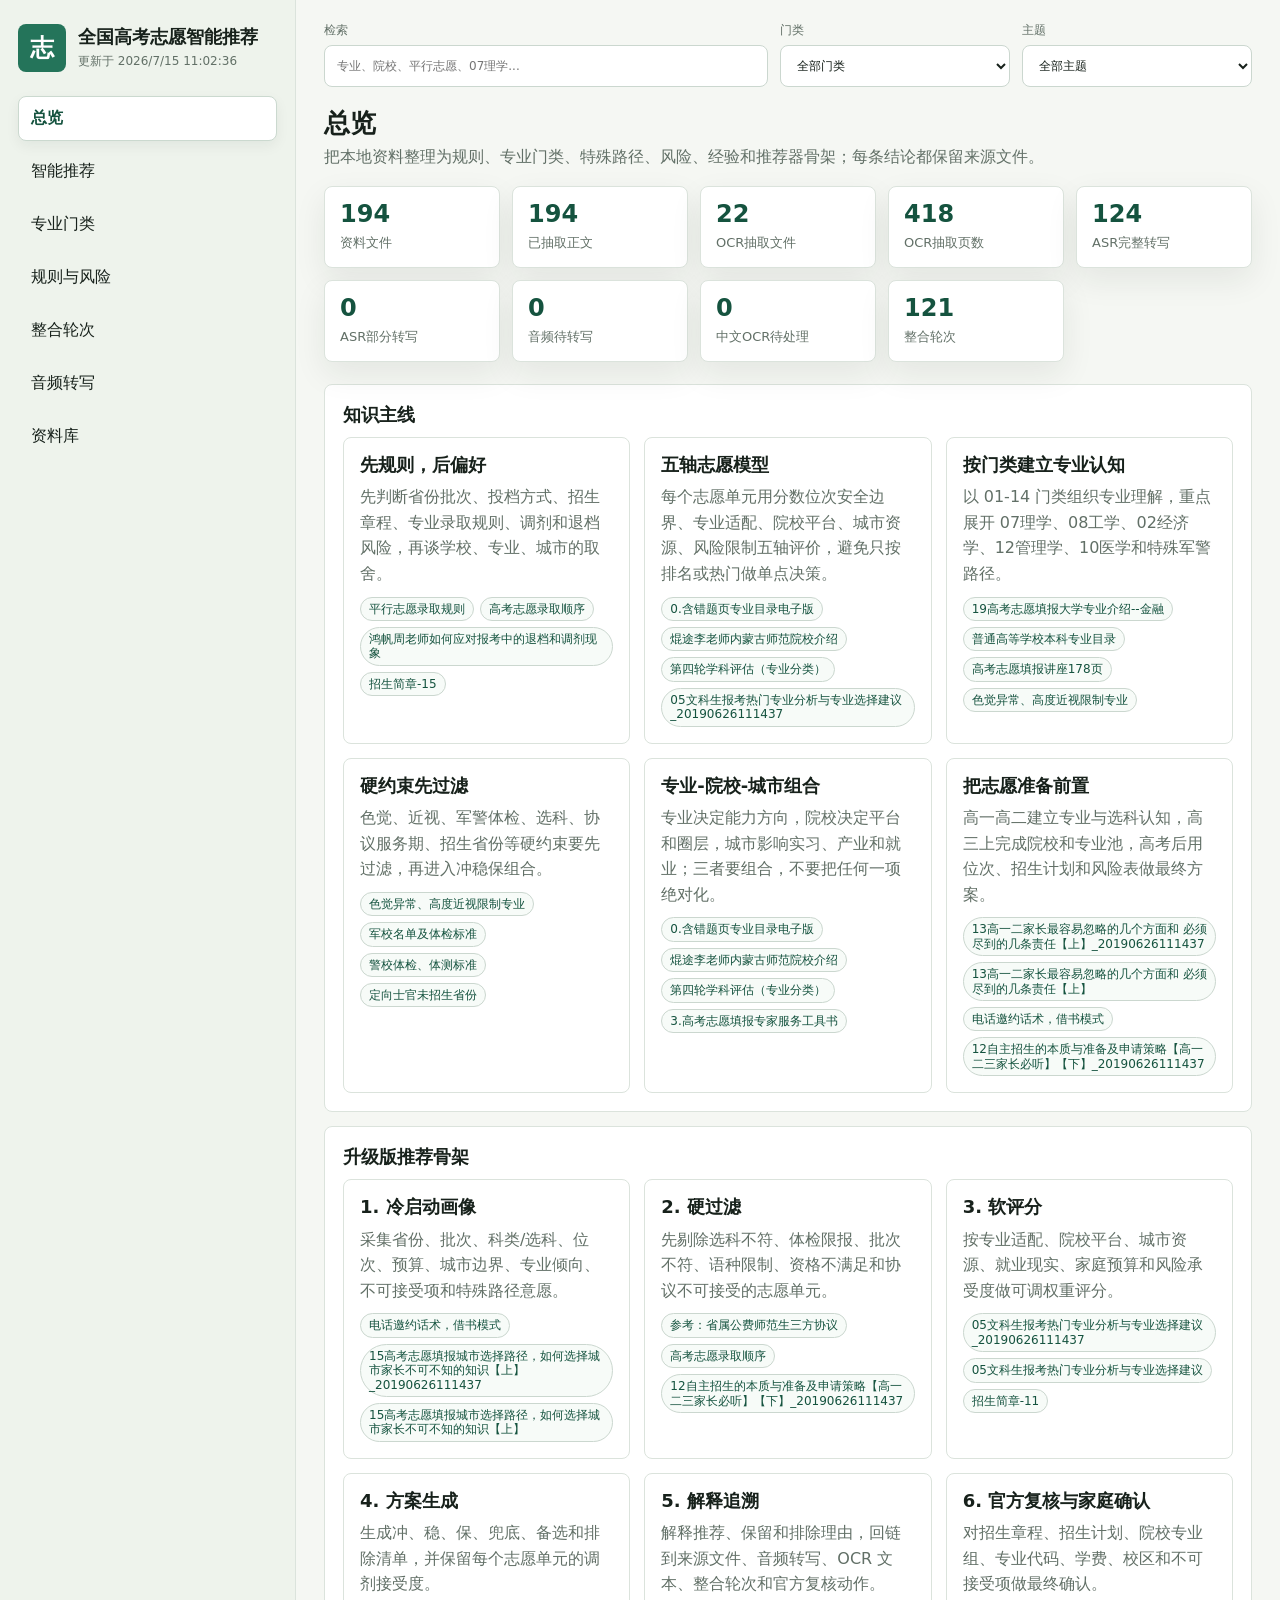
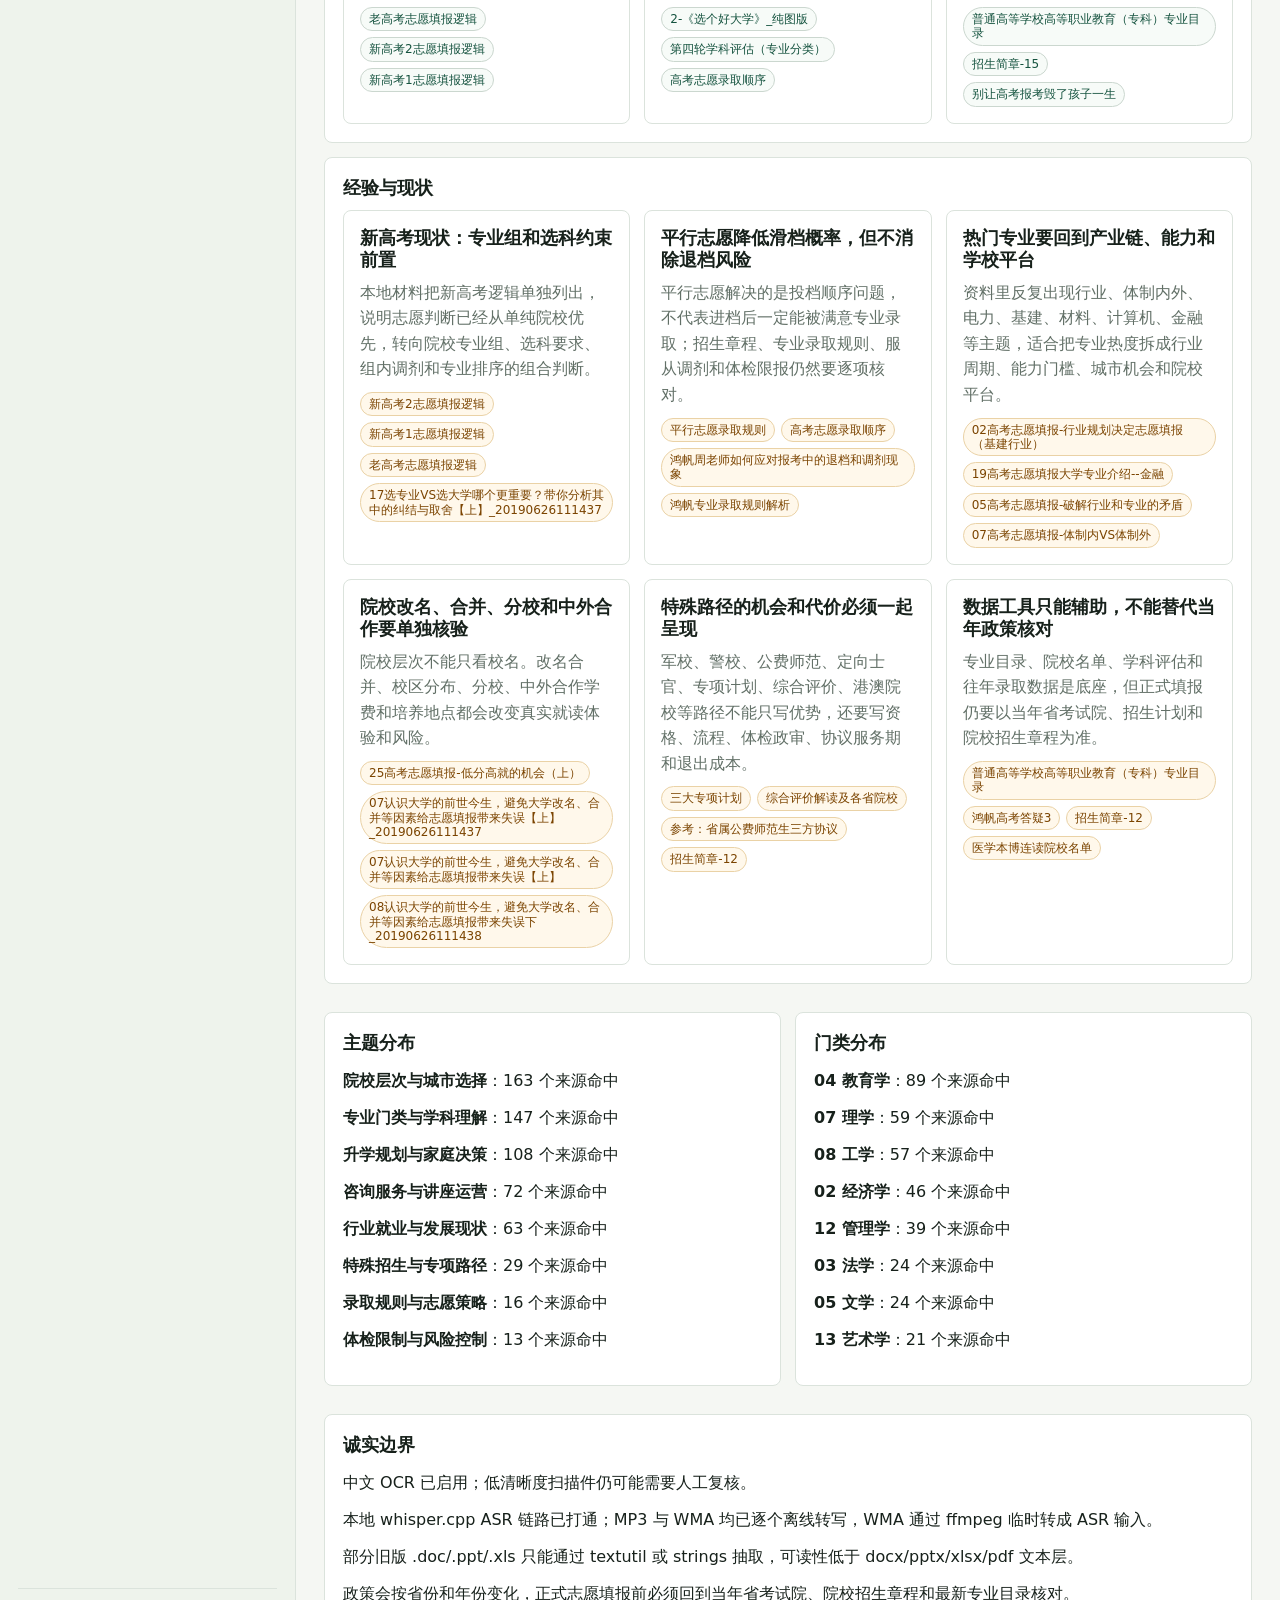
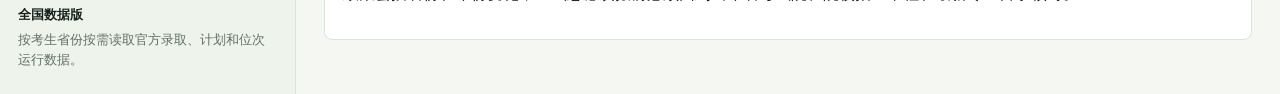
<file: site/index.html>
<!doctype html>
<html lang="zh-CN">
  <head>
    <meta charset="utf-8" />
    <meta name="viewport" content="width=device-width, initial-scale=1" />
    <title>全国高考志愿智能推荐</title>
    <link rel="stylesheet" href="./assets/styles.css" />
  </head>
  <body>
    <div class="app-shell">
      <aside class="sidebar">
        <div class="brand">
          <div class="brand-mark">志</div>
          <div>
            <h1>全国高考志愿智能推荐</h1>
            <p id="generatedAt">正在载入资料</p>
          </div>
        </div>
        <nav class="nav" aria-label="主导航">
          <button class="nav-btn active" data-view="overview">总览</button>
          <button class="nav-btn" data-view="recommend">智能推荐</button>
          <button class="nav-btn" data-view="disciplines">专业门类</button>
          <button class="nav-btn" data-view="rules">规则与风险</button>
          <button class="nav-btn" data-view="rounds">整合轮次</button>
          <button class="nav-btn" data-view="audio">音频转写</button>
          <button class="nav-btn" data-view="sources">资料库</button>
        </nav>
        <div class="sidebar-note">
          <strong>全国数据版</strong>
          <span>按考生省份按需读取官方录取、计划和位次运行数据。</span>
        </div>
      </aside>

      <main class="main">
        <section class="toolbar" aria-label="检索和筛选">
          <label class="search-box">
            <span>检索</span>
            <input id="searchInput" type="search" placeholder="专业、院校、平行志愿、07理学..." />
          </label>
          <label class="select-box">
            <span>门类</span>
            <select id="disciplineFilter">
              <option value="">全部门类</option>
            </select>
          </label>
          <label class="select-box">
            <span>主题</span>
            <select id="domainFilter">
              <option value="">全部主题</option>
            </select>
          </label>
        </section>

        <section id="view-overview" class="view active-view"></section>
        <section id="view-recommend" class="view"></section>
        <section id="view-disciplines" class="view"></section>
        <section id="view-rules" class="view"></section>
        <section id="view-rounds" class="view"></section>
        <section id="view-audio" class="view"></section>
        <section id="view-sources" class="view"></section>
      </main>
    </div>

    <template id="emptyTemplate">
      <div class="empty-state">
        <h2>没有匹配结果</h2>
        <p>换一个关键词，或者清空门类/主题筛选。</p>
      </div>
    </template>

    <script>
      window.__GAOKAO_RUNTIME_RELEASE_BASE__ = "./data/release-v3.275";
    </script>
    <script type="module" src="./assets/app.js?v=3.275.0"></script>
  </body>
</html>
</file>
<file: site/assets/styles.css>
:root {
  color-scheme: light;
  --ink: #17211b;
  --muted: #627067;
  --line: #dbe3dc;
  --panel: #ffffff;
  --page: #f5f7f3;
  --leaf: #24745a;
  --leaf-dark: #15533f;
  --gold: #b27416;
  --rose: #b34c52;
  --blue: #3b6f94;
  --shadow: 0 12px 32px rgba(23, 33, 27, 0.08);
  font-family: "Inter", "PingFang SC", "Microsoft YaHei", system-ui, sans-serif;
}

* {
  box-sizing: border-box;
}

body {
  margin: 0;
  background: var(--page);
  color: var(--ink);
  letter-spacing: 0;
}

button,
input,
select {
  font: inherit;
}

.app-shell {
  min-height: 100vh;
  display: grid;
  grid-template-columns: 296px minmax(0, 1fr);
}

.sidebar {
  min-height: 100vh;
  padding: 24px 18px;
  background: #eef3ec;
  border-right: 1px solid var(--line);
  display: flex;
  flex-direction: column;
  gap: 24px;
  position: sticky;
  top: 0;
}

.brand {
  display: grid;
  grid-template-columns: 48px minmax(0, 1fr);
  gap: 12px;
  align-items: center;
}

.brand-mark {
  width: 48px;
  height: 48px;
  display: grid;
  place-items: center;
  background: var(--leaf);
  color: #fff;
  border-radius: 8px;
  font-size: 24px;
  font-weight: 800;
}

.brand h1 {
  margin: 0;
  font-size: 18px;
  line-height: 1.25;
}

.brand p {
  margin: 5px 0 0;
  color: var(--muted);
  font-size: 12px;
  line-height: 1.4;
}

.nav {
  display: grid;
  gap: 8px;
}

.nav-btn {
  border: 1px solid transparent;
  border-radius: 8px;
  padding: 11px 12px;
  text-align: left;
  color: var(--ink);
  background: transparent;
  cursor: pointer;
}

.nav-btn:hover,
.nav-btn:focus-visible {
  border-color: var(--line);
  background: rgba(255, 255, 255, 0.68);
  outline: none;
}

.nav-btn.active {
  background: var(--panel);
  border-color: #cbd9cf;
  box-shadow: 0 5px 14px rgba(23, 33, 27, 0.06);
  color: var(--leaf-dark);
  font-weight: 700;
}

.sidebar-note {
  margin-top: auto;
  border-top: 1px solid var(--line);
  padding-top: 16px;
  color: var(--muted);
  font-size: 13px;
  line-height: 1.55;
  display: grid;
  gap: 5px;
}

.sidebar-note strong {
  color: var(--ink);
}

.main {
  min-width: 0;
  padding: 22px 28px 40px;
}

.toolbar {
  display: grid;
  grid-template-columns: minmax(220px, 1fr) minmax(160px, 230px) minmax(160px, 230px);
  gap: 12px;
  align-items: end;
  margin-bottom: 22px;
}

.search-box,
.select-box {
  display: grid;
  gap: 6px;
  color: var(--muted);
  font-size: 12px;
}

.search-box input,
.select-box select {
  width: 100%;
  border: 1px solid #cbd7cf;
  background: #fff;
  color: var(--ink);
  border-radius: 8px;
  min-height: 42px;
  padding: 0 12px;
}

.search-box input:focus,
.select-box select:focus {
  border-color: var(--leaf);
  box-shadow: 0 0 0 3px rgba(36, 116, 90, 0.16);
  outline: none;
}

.view {
  display: none;
}

.active-view {
  display: block;
}

.section-head {
  display: flex;
  align-items: end;
  justify-content: space-between;
  gap: 18px;
  margin: 6px 0 16px;
}

.section-head h2 {
  margin: 0;
  font-size: 26px;
  line-height: 1.15;
}

.section-head p {
  max-width: 760px;
  margin: 6px 0 0;
  color: var(--muted);
  line-height: 1.55;
}

.metric-grid {
  display: grid;
  grid-template-columns: repeat(auto-fit, minmax(150px, 1fr));
  gap: 12px;
  margin: 16px 0 22px;
}

.metric {
  background: var(--panel);
  border: 1px solid var(--line);
  border-radius: 8px;
  padding: 15px;
  box-shadow: var(--shadow);
}

.metric strong {
  display: block;
  font-size: 24px;
  line-height: 1;
  color: var(--leaf-dark);
}

.metric span {
  display: block;
  margin-top: 8px;
  color: var(--muted);
  font-size: 13px;
}

.band {
  background: var(--panel);
  border: 1px solid var(--line);
  border-radius: 8px;
  padding: 18px;
  margin: 14px 0;
}

.band h3 {
  margin: 0 0 10px;
  font-size: 18px;
}

.grid-2 {
  display: grid;
  grid-template-columns: repeat(2, minmax(0, 1fr));
  gap: 14px;
}

.grid-3 {
  display: grid;
  grid-template-columns: repeat(3, minmax(0, 1fr));
  gap: 14px;
}

.item-card {
  background: var(--panel);
  border: 1px solid var(--line);
  border-radius: 8px;
  padding: 16px;
  min-width: 0;
}

.item-card h3,
.item-card h4 {
  margin: 0 0 8px;
  line-height: 1.25;
}

.item-card p {
  margin: 0;
  color: var(--muted);
  line-height: 1.6;
}

.tag-row {
  display: flex;
  flex-wrap: wrap;
  gap: 6px;
  margin-top: 10px;
}

.tag {
  border: 1px solid #cbd7cf;
  border-radius: 999px;
  color: var(--leaf-dark);
  background: #f7fbf8;
  padding: 4px 8px;
  font-size: 12px;
  line-height: 1.2;
}

.tag.warn {
  color: #7b4400;
  background: #fff8eb;
  border-color: #ead2a6;
}

.tag.risk {
  color: #8f2731;
  background: #fff2f3;
  border-color: #efc5c8;
}

.source-list {
  display: grid;
  gap: 10px;
}

.source-row {
  display: grid;
  grid-template-columns: minmax(0, 1fr) 120px 120px;
  gap: 12px;
  align-items: start;
  background: var(--panel);
  border: 1px solid var(--line);
  border-radius: 8px;
  padding: 13px;
}

.source-row h4 {
  margin: 0 0 5px;
  font-size: 15px;
  line-height: 1.35;
}

.source-row p {
  margin: 0;
  color: var(--muted);
  font-size: 13px;
  line-height: 1.5;
  overflow-wrap: anywhere;
}

.status {
  font-size: 12px;
  border-radius: 8px;
  padding: 6px 8px;
  background: #edf7f1;
  color: var(--leaf-dark);
  text-align: center;
}

.status.gap {
  background: #fff2f3;
  color: #8f2731;
}

.round-list {
  display: grid;
  gap: 12px;
}

.round-card {
  background: var(--panel);
  border: 1px solid var(--line);
  border-radius: 8px;
  padding: 16px;
}

.round-card header {
  display: flex;
  justify-content: space-between;
  gap: 12px;
  align-items: start;
}

.round-card h3 {
  margin: 0;
  font-size: 17px;
}

.round-card ul {
  margin: 10px 0 0;
  padding-left: 20px;
  color: var(--muted);
  line-height: 1.55;
}

.mono {
  font-family: "SFMono-Regular", Consolas, monospace;
}

.empty-state {
  border: 1px dashed #c5d0c8;
  border-radius: 8px;
  padding: 26px;
  color: var(--muted);
  background: rgba(255, 255, 255, 0.64);
}

.empty-state h2 {
  margin: 0 0 8px;
  color: var(--ink);
  font-size: 20px;
}

.model-band {
  display: grid;
  grid-template-columns: minmax(0, 1.35fr) minmax(260px, 0.65fr);
  gap: 16px;
  align-items: start;
  background: #fff;
  border: 1px solid var(--line);
  border-radius: 8px;
  padding: 18px;
  margin: 14px 0;
}

.model-band h3,
.model-summary h3,
.recommend-card h3 {
  margin: 0 0 8px;
}

.model-band p,
.model-summary p,
.confidence-text {
  margin: 0;
  color: var(--muted);
  line-height: 1.55;
}

.formula {
  margin-top: 10px !important;
  color: var(--leaf-dark) !important;
  font-weight: 700;
}

.weight-list {
  display: grid;
  gap: 8px;
}

.weight-list div,
.score-part,
.model-pill {
  border: 1px solid #cbd7cf;
  border-radius: 8px;
  background: #f7fbf8;
  padding: 10px 12px;
}

.weight-list div {
  display: flex;
  justify-content: space-between;
  gap: 8px;
}

.weight-list span {
  color: var(--leaf-dark);
  font-weight: 800;
}

.recommend-form {
  display: grid;
  grid-template-columns: repeat(4, minmax(0, 1fr));
  gap: 12px;
}

.recommend-form label {
  display: grid;
  gap: 6px;
  color: var(--muted);
  font-size: 12px;
}

.recommend-form label.wide {
  grid-column: span 3;
}

.recommend-form fieldset {
  min-width: 0;
  margin: 0;
  border: 1px solid #cbd7cf;
  border-radius: 8px;
  padding: 10px 12px 12px;
  background: #fff;
}

.recommend-form fieldset.wide {
  grid-column: span 3;
}

.recommend-form legend {
  padding: 0 4px;
  color: var(--muted);
  font-size: 12px;
}

.elective-options {
  display: flex;
  flex-wrap: wrap;
  gap: 8px 14px;
}

.elective-options label {
  display: inline-flex;
  align-items: center;
  gap: 6px;
  color: var(--ink);
  font-size: 14px;
}

.elective-options input {
  width: 16px;
  height: 16px;
  margin: 0;
  accent-color: var(--leaf);
}

.recommend-form input,
.recommend-form select,
.recommend-form textarea {
  width: 100%;
  border: 1px solid #cbd7cf;
  background: #fff;
  color: var(--ink);
  border-radius: 8px;
  min-height: 42px;
  padding: 9px 12px;
  resize: vertical;
}

.recommend-form input:focus,
.recommend-form select:focus,
.recommend-form textarea:focus {
  border-color: var(--leaf);
  box-shadow: 0 0 0 3px rgba(36, 116, 90, 0.16);
  outline: none;
}

.form-actions {
  display: flex;
  gap: 10px;
  align-items: end;
  justify-content: flex-end;
}

.primary-action,
.ghost-action {
  border-radius: 8px;
  min-height: 42px;
  padding: 0 15px;
  cursor: pointer;
}

.primary-action {
  border: 1px solid var(--leaf-dark);
  background: var(--leaf);
  color: #fff;
  font-weight: 700;
}

.ghost-action {
  border: 1px solid #cbd7cf;
  background: #fff;
  color: var(--ink);
}

.primary-action:hover,
.primary-action:focus-visible,
.ghost-action:hover,
.ghost-action:focus-visible {
  outline: none;
  box-shadow: 0 0 0 3px rgba(59, 111, 148, 0.16);
}

.recommend-results {
  display: grid;
  gap: 14px;
}

.admission-layer {
  display: grid;
  grid-template-columns: minmax(260px, 0.8fr) minmax(0, 1.2fr);
  gap: 16px;
  background: #fffaf0;
  border: 1px solid #ead2a6;
  border-radius: 8px;
  padding: 18px;
  margin: 14px 0;
}

.admission-layer > * {
  min-width: 0;
}

.admission-layer h3,
.score-data-card h4 {
  margin: 0 0 8px;
}

.admission-layer p,
.score-data-card p {
  margin: 0 0 10px;
  color: var(--muted);
  line-height: 1.55;
}

.admission-layer strong {
  display: inline-block;
  color: #7b4400;
  margin-top: 4px;
}

.coverage-row,
.score-source-list,
.source-chip-list {
  display: flex;
  flex-wrap: wrap;
  gap: 8px;
  margin-top: 12px;
}

.coverage-row span,
.score-source-list a,
.score-source-list span,
.source-chip-list span {
  border: 1px solid #ead2a6;
  border-radius: 8px;
  padding: 7px 9px;
  background: #fff;
  color: #7b4400;
  font-size: 12px;
  line-height: 1.35;
  text-decoration: none;
}

.coverage-row.compact {
  gap: 6px;
  margin-top: 8px;
}

.coverage-row.compact span,
.source-chip-list span {
  background: #fff7e7;
}

.source-chip-list {
  max-height: 94px;
  overflow: auto;
  padding-right: 4px;
}

.score-data-card {
  background: #fff;
  border: 1px solid #ead2a6;
  border-radius: 8px;
  padding: 14px;
}

.model-summary {
  display: flex;
  align-items: center;
  justify-content: space-between;
  gap: 14px;
  background: #f0f6f8;
  border: 1px solid #c9dbe4;
  border-radius: 8px;
  padding: 16px;
}

.model-pill {
  color: var(--blue);
  font-size: 12px;
  text-align: center;
}

.rank-estimate-note {
  margin-top: 10px;
  border: 1px solid #c9dbe4;
  border-radius: 8px;
  padding: 10px;
  background: #fff;
}

.rank-estimate-note strong {
  display: block;
  margin-bottom: 4px;
  color: var(--blue);
  font-size: 13px;
}

.rank-estimate-note p {
  margin: 0;
  color: var(--ink);
  font-size: 13px;
  line-height: 1.45;
}

.rank-estimate-note a {
  color: var(--blue);
  font-weight: 700;
}

.admission-hit-panel {
  background: #f8fbf7;
}

.data-freshness-panel {
  background: #fffaf0;
  border-color: #ead8b5;
}

.freshness-stage {
  margin: 10px 0;
  color: var(--ink);
  font-size: 14px;
  line-height: 1.5;
}

.freshness-stage a {
  margin-left: 8px;
  color: var(--blue);
  font-weight: 700;
}

.admission-hit-list {
  display: grid;
  grid-template-columns: repeat(auto-fit, minmax(230px, 1fr));
  gap: 10px;
}

.admission-hit {
  border: 1px solid #d8e1db;
  border-radius: 8px;
  padding: 12px;
  background: #fff;
  min-width: 0;
}

.admission-hit strong {
  display: block;
  font-size: 14px;
  line-height: 1.35;
}

.admission-hit span {
  display: inline-block;
  margin-top: 7px;
  border-radius: 8px;
  padding: 5px 8px;
  background: #edf7f1;
  color: var(--leaf-dark);
  font-size: 12px;
  font-weight: 700;
}

.admission-hit p {
  margin: 8px 0 0;
  color: var(--muted);
  font-size: 13px;
  line-height: 1.5;
}

.application-plan {
  background: #f4f8fb;
  border-color: #c9dbe4;
}

.application-plan-head,
.application-plan-group header,
.application-plan-row {
  display: flex;
  justify-content: space-between;
  gap: 12px;
  align-items: start;
}

.application-plan-head h3,
.application-plan-group h4 {
  margin: 0;
}

.application-plan-head p,
.application-plan-group > p,
.application-plan-row p {
  margin: 6px 0 0;
  color: var(--muted);
  font-size: 13px;
  line-height: 1.5;
}

.application-plan-head > span,
.application-plan-group header > span,
.application-plan-row > span {
  flex: 0 0 auto;
  border: 1px solid #c9dbe4;
  border-radius: 8px;
  padding: 5px 8px;
  color: var(--blue);
  background: #fff;
  font-size: 12px;
  font-weight: 700;
  line-height: 1.35;
}

.application-plan-grid {
  display: grid;
  grid-template-columns: repeat(auto-fit, minmax(260px, 1fr));
  gap: 18px;
  margin-top: 16px;
}

.application-plan-group {
  min-width: 0;
}

.application-plan-list {
  display: grid;
  margin-top: 10px;
}

.application-plan-row {
  padding: 12px 0;
  border-top: 1px solid #d8e3e9;
}

.application-plan-row strong {
  display: block;
  font-size: 14px;
  line-height: 1.4;
}

.application-plan-source {
  display: inline-block;
  margin-top: 9px;
  color: var(--blue);
  font-size: 12px;
  font-weight: 700;
  text-decoration: none;
}

.application-plan-source:hover,
.application-plan-source:focus-visible {
  text-decoration: underline;
  outline: none;
}

.application-plan-row > span {
  color: var(--leaf-dark);
  border-color: #c9ddcf;
  background: #edf7f1;
  text-align: center;
}

.recommend-card {
  background: #fff;
  border: 1px solid var(--line);
  border-radius: 8px;
  padding: 16px;
  display: grid;
  gap: 13px;
  min-width: 0;
}

.recommend-card header {
  display: flex;
  justify-content: space-between;
  gap: 14px;
}

.recommend-card p,
.recommend-card li {
  color: var(--muted);
  line-height: 1.55;
}

.recommend-card ul {
  margin: 8px 0 0;
  padding-left: 20px;
}

.recommend-card h4 {
  margin: 0;
  font-size: 14px;
}

.school-option-list {
  display: grid;
  gap: 8px;
  margin-top: 8px;
}

.school-option {
  display: grid;
  grid-template-columns: minmax(0, 1fr) 86px 150px;
  gap: 10px;
  align-items: start;
  border: 1px solid #d8e1db;
  border-radius: 8px;
  padding: 12px;
  background: #fbfdfb;
}

.school-option strong {
  display: block;
  margin-bottom: 4px;
}

.school-option p {
  margin: 0;
  font-size: 13px;
}

.school-option span,
.school-option em {
  border-radius: 8px;
  padding: 6px 8px;
  font-size: 12px;
  line-height: 1.35;
  font-style: normal;
  text-align: center;
}

.school-option span {
  background: #edf7f1;
  color: var(--leaf-dark);
}

.school-option em {
  background: #fff8eb;
  color: #7b4400;
}

.rank-label {
  margin: 0 0 5px !important;
  color: var(--gold) !important;
  font-weight: 800;
  font-size: 12px;
}

.score-badge {
  flex: 0 0 74px;
  height: 74px;
  border-radius: 8px;
  background: #edf7f1;
  border: 1px solid #c9ddcf;
  display: grid;
  place-items: center;
  color: var(--leaf-dark);
}

.score-badge strong {
  font-size: 28px;
  line-height: 1;
}

.score-badge span {
  font-size: 13px;
  font-weight: 800;
}

.score-line {
  height: 8px;
  border-radius: 999px;
  background: #e5ebe6;
  overflow: hidden;
}

.score-line span {
  display: block;
  height: 100%;
  border-radius: inherit;
  background: linear-gradient(90deg, var(--blue), var(--leaf));
}

.score-grid {
  display: grid;
  grid-template-columns: repeat(3, minmax(0, 1fr));
  gap: 8px;
}

.score-part {
  display: grid;
  gap: 4px;
}

.score-part span {
  color: var(--muted);
  font-size: 12px;
}

.score-part strong {
  color: var(--ink);
}

.check-grid {
  display: grid;
  grid-template-columns: repeat(auto-fit, minmax(220px, 1fr));
  gap: 8px;
}

.check-grid span {
  border: 1px solid #d7dfd9;
  border-radius: 8px;
  background: #fafcf9;
  padding: 10px 12px;
  color: var(--muted);
  line-height: 1.45;
}

@media (max-width: 960px) {
  .app-shell {
    grid-template-columns: 1fr;
  }

  .sidebar {
    position: static;
    min-height: auto;
  }

  .nav {
    grid-template-columns: repeat(auto-fit, minmax(96px, 1fr));
  }

  .nav-btn {
    text-align: center;
    padding: 10px 8px;
  }

  .toolbar,
  .metric-grid,
  .grid-2,
  .grid-3,
  .model-band,
  .admission-layer,
  .recommend-form {
    grid-template-columns: 1fr;
  }

  .source-row,
  .school-option {
    grid-template-columns: 1fr;
  }

  .recommend-form label.wide {
    grid-column: auto;
  }

  .recommend-form fieldset.wide {
    grid-column: auto;
  }

  .form-actions,
  .model-summary,
  .recommend-card header,
  .application-plan-head,
  .application-plan-group header,
  .application-plan-row {
    display: grid;
    justify-content: stretch;
  }
}

@media (max-width: 560px) {
  .main {
    padding: 18px 14px 30px;
  }

  .sidebar {
    padding: 18px 14px;
  }

  .nav {
    grid-template-columns: 1fr 1fr;
  }

  .section-head {
    display: block;
  }

  .score-grid {
    grid-template-columns: 1fr 1fr;
  }
}
</file>
